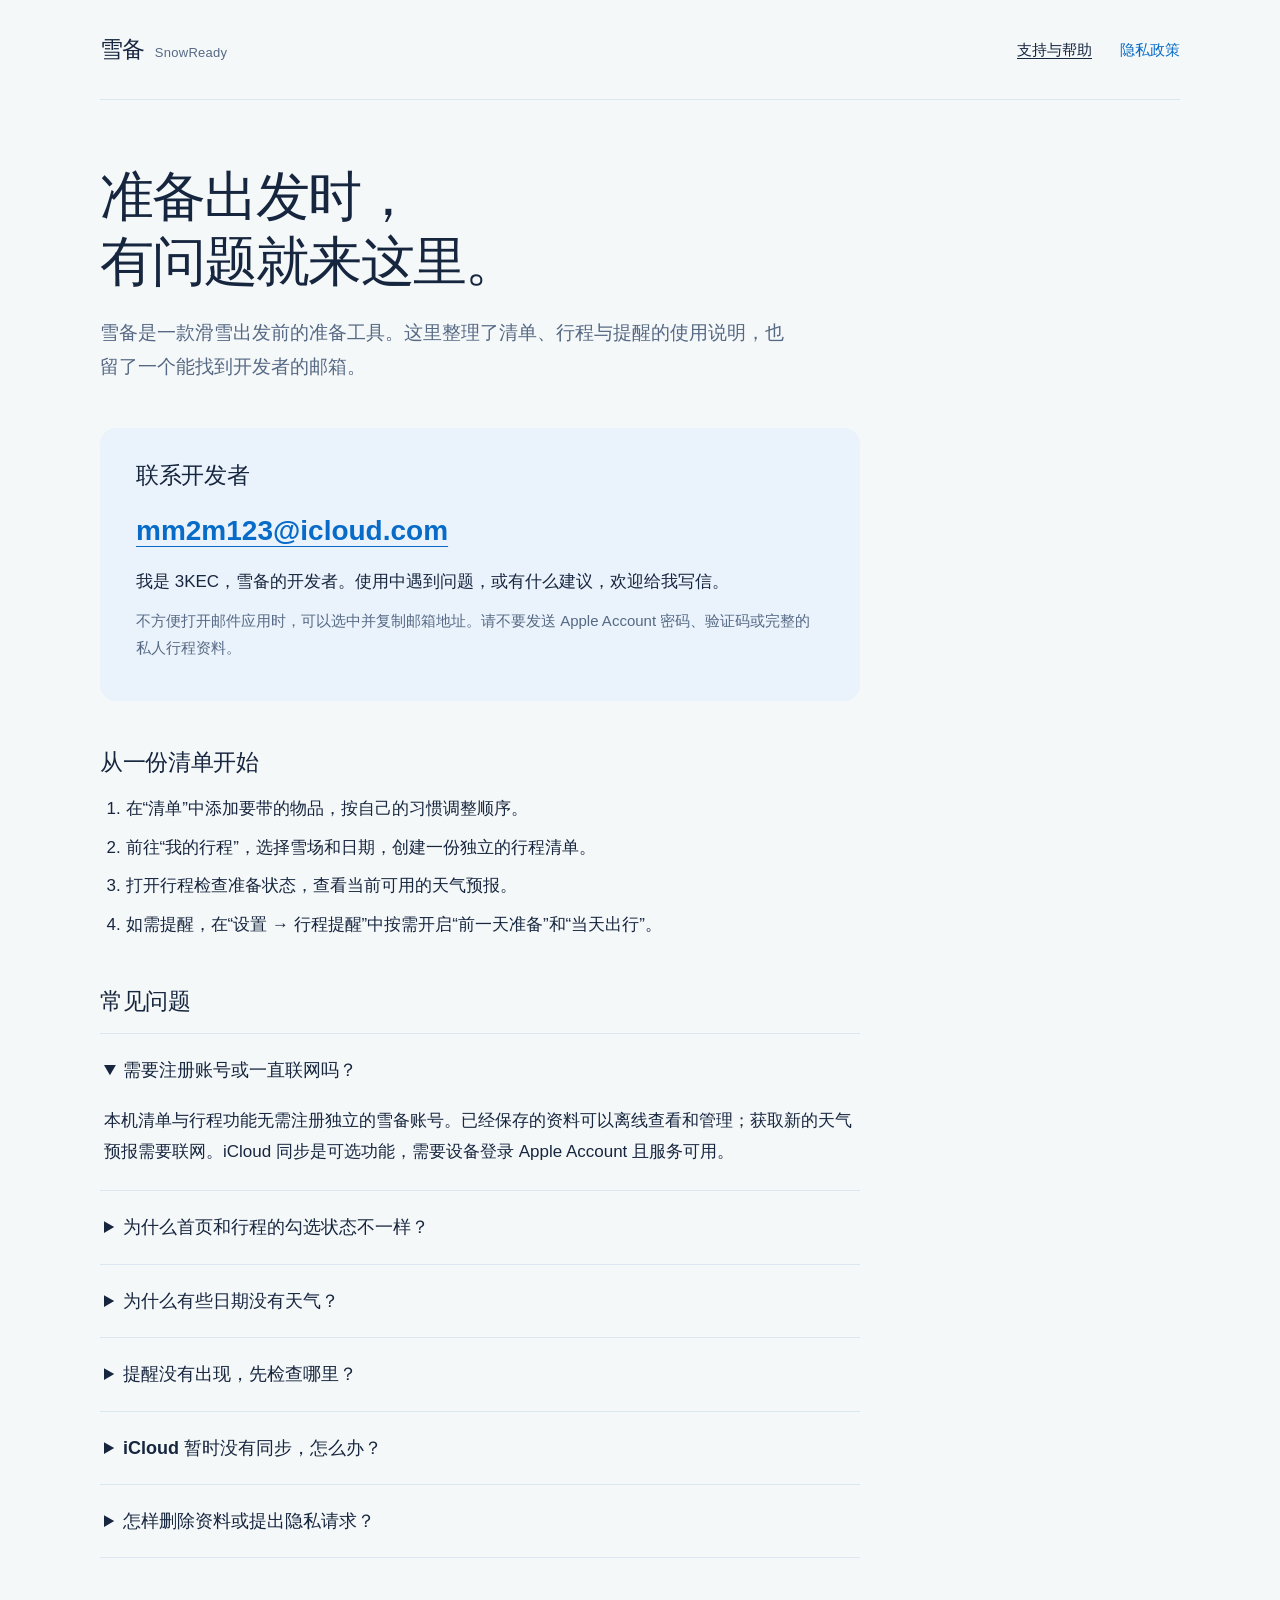
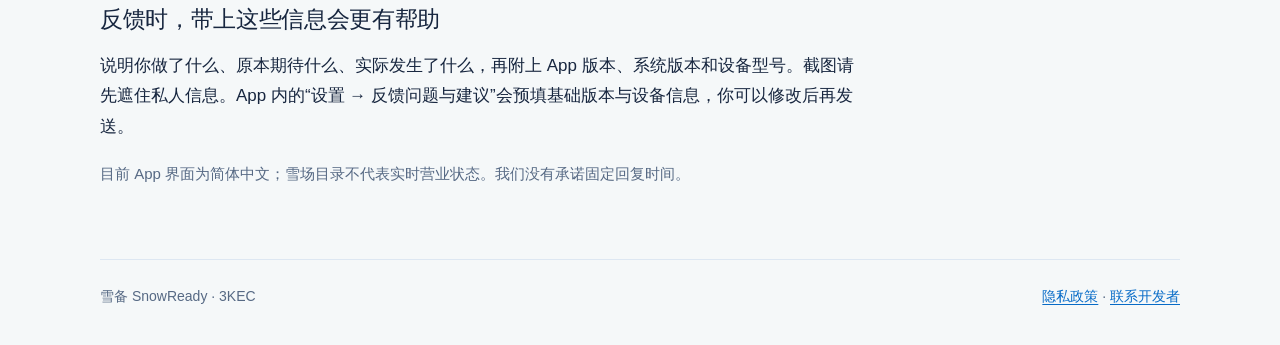
<file: index.html>
<!doctype html>
<html lang="zh-CN">
<head>
  <meta charset="utf-8">
  <meta name="viewport" content="width=device-width, initial-scale=1">
  <meta name="description" content="雪备支持：清单、滑雪行程、天气、提醒与 iCloud 同步的常见问题，以及反馈联系方式。">
  <meta name="theme-color" content="#f5f8f9">
  <title>支持与帮助 · 雪备 SnowReady</title>
  <link rel="stylesheet" href="styles.css">
</head>
<body>
  <a class="skip-link" href="#main">跳到正文</a>
  <header class="site-header">
    <a class="brand" href="./">雪备<span>SnowReady</span></a>
    <nav aria-label="网站导航">
      <a href="./" aria-current="page">支持与帮助</a>
      <a href="privacy.html">隐私政策</a>
    </nav>
  </header>
  <main id="main">
    <div class="page-heading">
      <h1>准备出发时，<br>有问题就来这里。</h1>
      <p class="lead">雪备是一款滑雪出发前的准备工具。这里整理了清单、行程与提醒的使用说明，也留了一个能找到开发者的邮箱。</p>
    </div>
    <div class="content">
      <section class="contact" aria-labelledby="contact-title">
        <h2 id="contact-title">联系开发者</h2>
        <a class="contact-address" href="mailto:mm2m123@icloud.com?subject=%E9%9B%AA%E5%A4%87%20%E5%8F%8D%E9%A6%88%E4%B8%8E%E5%BB%BA%E8%AE%AE">mm2m123@icloud.com</a>
        <p>我是 3KEC，雪备的开发者。使用中遇到问题，或有什么建议，欢迎给我写信。</p>
        <p class="quiet">不方便打开邮件应用时，可以选中并复制邮箱地址。请不要发送 Apple Account 密码、验证码或完整的私人行程资料。</p>
      </section>
      <section aria-labelledby="getting-started">
        <h2 id="getting-started">从一份清单开始</h2>
        <ol>
          <li>在“清单”中添加要带的物品，按自己的习惯调整顺序。</li>
          <li>前往“我的行程”，选择雪场和日期，创建一份独立的行程清单。</li>
          <li>打开行程检查准备状态，查看当前可用的天气预报。</li>
          <li>如需提醒，在“设置 → 行程提醒”中按需开启“前一天准备”和“当天出行”。</li>
        </ol>
      </section>
      <section aria-labelledby="faq-title">
        <h2 id="faq-title">常见问题</h2>
        <div class="faq">
          <details open>
            <summary>需要注册账号或一直联网吗？</summary>
            <div><p>本机清单与行程功能无需注册独立的雪备账号。已经保存的资料可以离线查看和管理；获取新的天气预报需要联网。iCloud 同步是可选功能，需要设备登录 Apple Account 且服务可用。</p></div>
          </details>
          <details>
            <summary>为什么首页和行程的勾选状态不一样？</summary>
            <div><p>每次创建行程，都会从清单复制一份独立的准备清单。该行程中的修改与首页互不影响，新行程的项目会从未准备状态开始。</p></div>
          </details>
          <details>
            <summary>为什么有些日期没有天气？</summary>
            <div><p>当前应用展示可用预报范围内的天气，通常为从今天起最多 10 天；过去日期不补造历史天气。超出范围、网络不可用或服务返回错误时，页面会说明状态。天气和准备建议仅供参考，请结合雪场公告与现场情况判断。</p></div>
          </details>
          <details>
            <summary>提醒没有出现，先检查哪里？</summary>
            <div><p>先确认“设置 → 行程提醒”已开启相应类型，提醒时刻仍在未来，且该行程参与提醒。再检查系统“设置 → 通知 → 雪备”的权限，以及专注模式、定时摘要等系统设置。提醒按设备当前时区安排；相同日期、相同类型的提醒可能合并展示。</p><p>提醒设置仅用于当前设备。如果行程较多，应用会优先安排最近的提醒，后续在打开 App 时更新。若仍有问题，请反馈行程日期、提醒类型、预期时间与设备时区。</p></div>
          </details>
          <details>
            <summary>iCloud 暂时没有同步，怎么办？</summary>
            <div><p>确认相关设备登录同一 Apple Account，并在雪备的“设置 → iCloud 同步”开启“同步此设备”。网络恢复后，可在页面查看状态并尝试“立即同步”或页面提供的账号检查。</p><p>关闭同步只暂停当前设备，本机和云端资料都会保留。后台更新由系统调度，不能保证即时完成。排查期间请保留现有资料，不要通过卸载、清空数据或切换账号尝试修复；可先联系开发者。</p></div>
          </details>
          <details>
            <summary>怎样删除资料或提出隐私请求？</summary>
            <div><p>可在应用支持的入口删除清单项目与行程；开启同步时，删除会在后续成功同步时传播。关闭同步不等于清除云端资料。有关本机、iCloud 副本、同步恢复版本和反馈邮件的说明，请查看<a href="privacy.html#rights">资料管理与删除</a>。需要协助时可联系上方邮箱。</p></div>
          </details>
        </div>
      </section>
      <section aria-labelledby="feedback-title">
        <h2 id="feedback-title">反馈时，带上这些信息会更有帮助</h2>
        <p>说明你做了什么、原本期待什么、实际发生了什么，再附上 App 版本、系统版本和设备型号。截图请先遮住私人信息。App 内的“设置 → 反馈问题与建议”会预填基础版本与设备信息，你可以修改后再发送。</p>
        <p class="quiet">目前 App 界面为简体中文；雪场目录不代表实时营业状态。我们没有承诺固定回复时间。</p>
      </section>
    </div>
  </main>
  <footer class="site-footer">
    <p>雪备 SnowReady · 3KEC</p>
    <p><a href="privacy.html">隐私政策</a> · <a href="mailto:mm2m123@icloud.com">联系开发者</a></p>
  </footer>
</body>
</html>
</file>
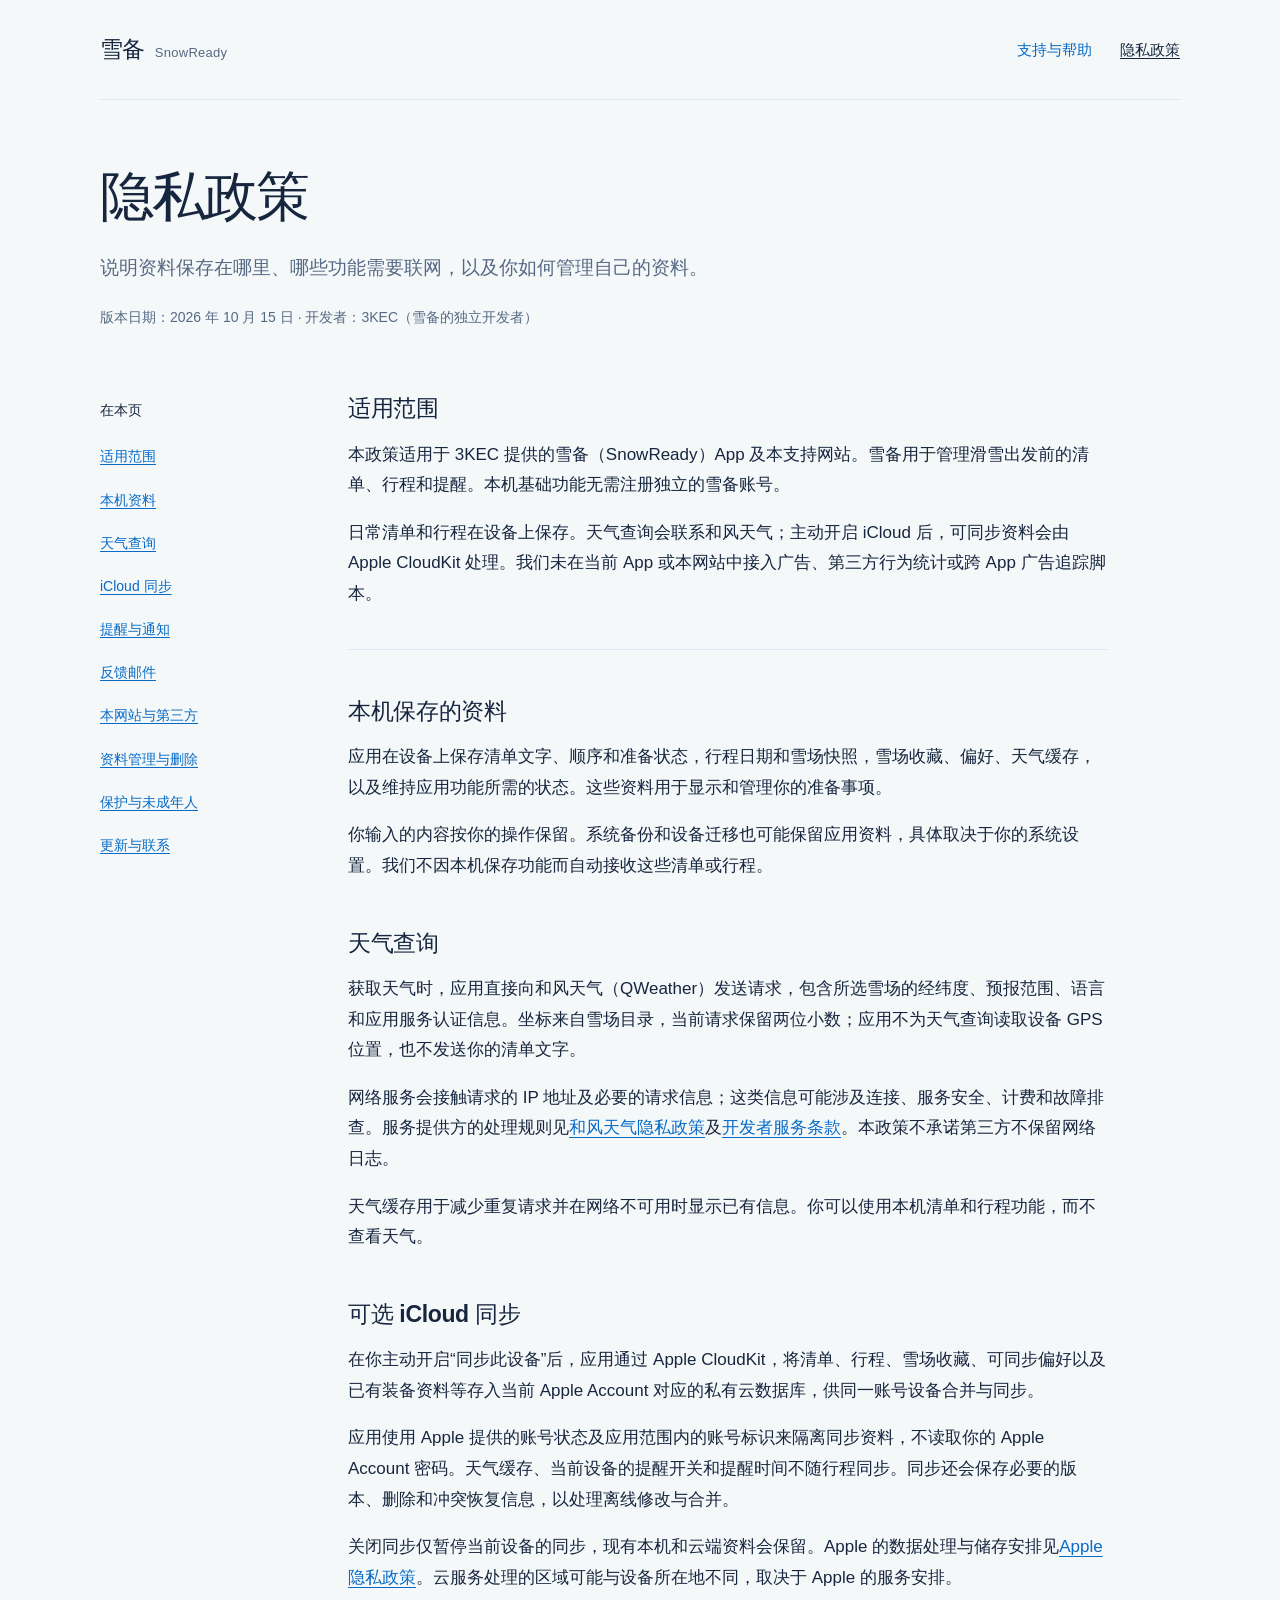
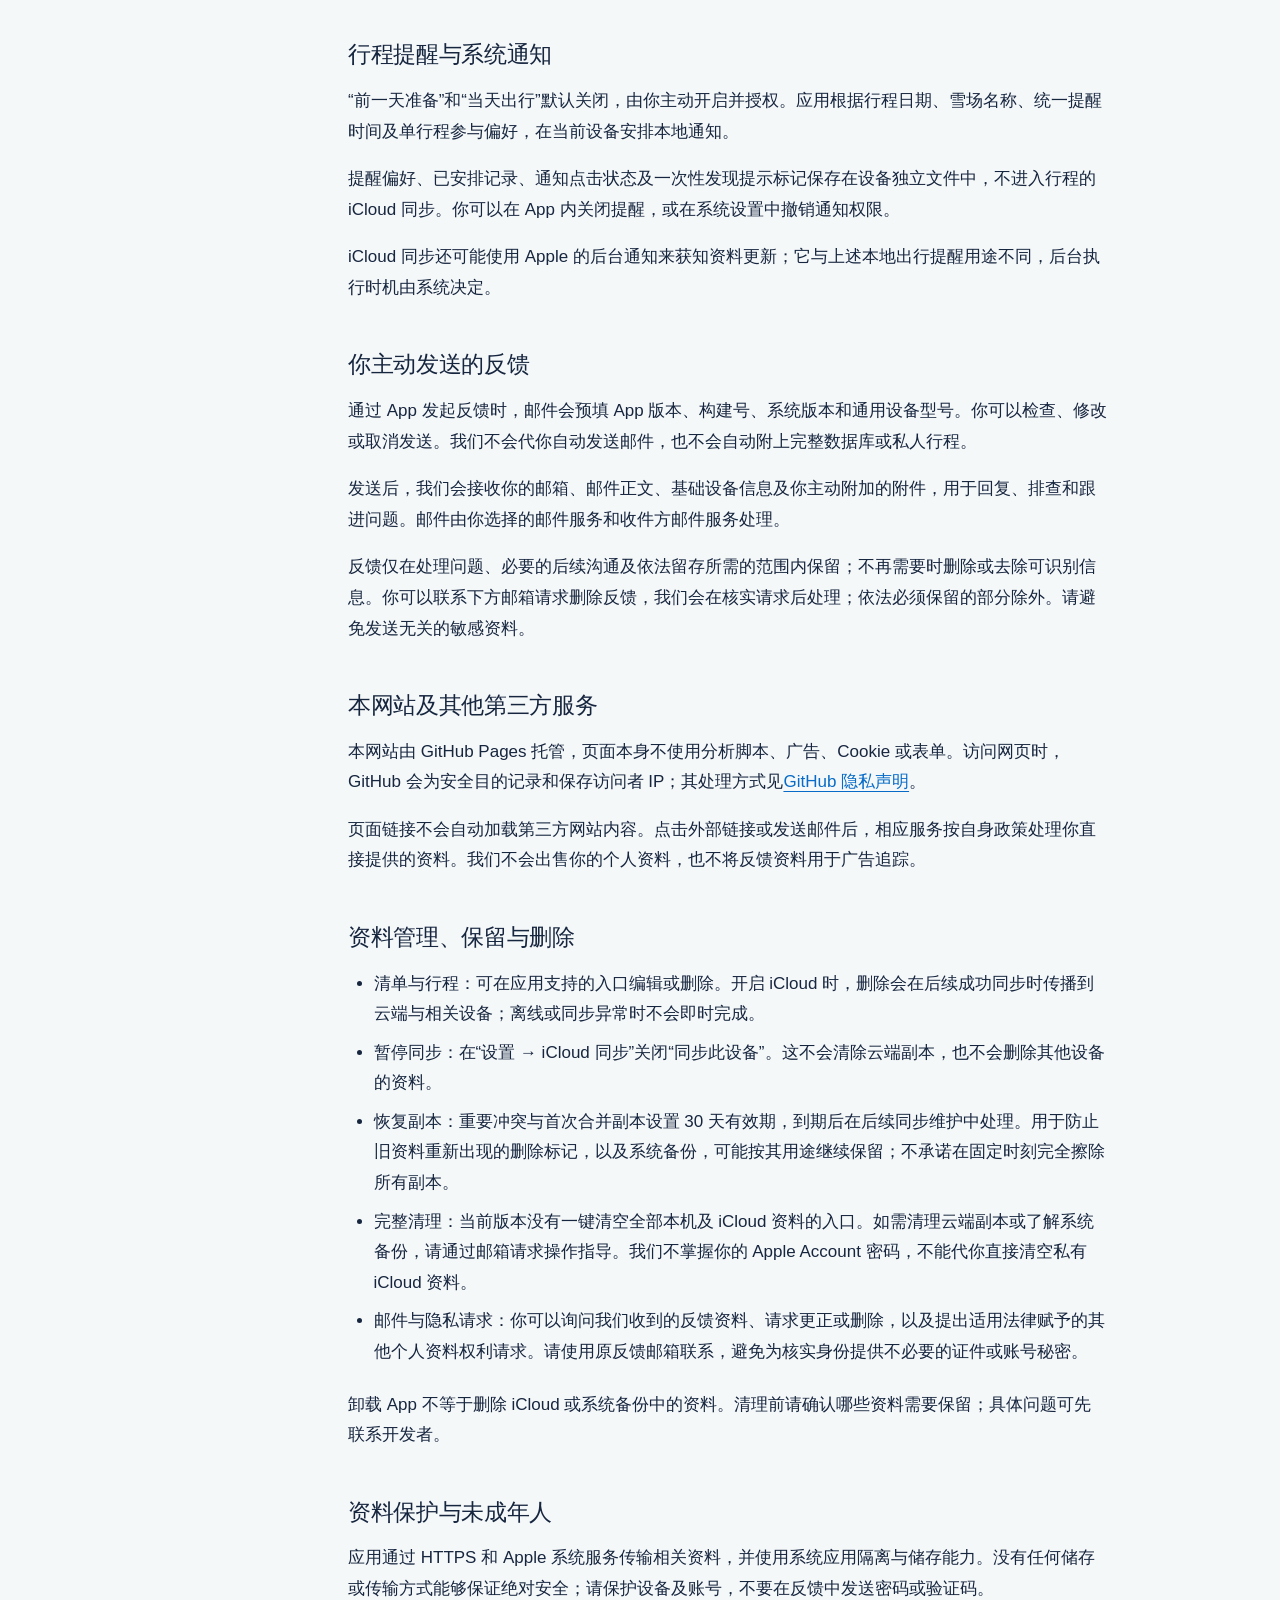
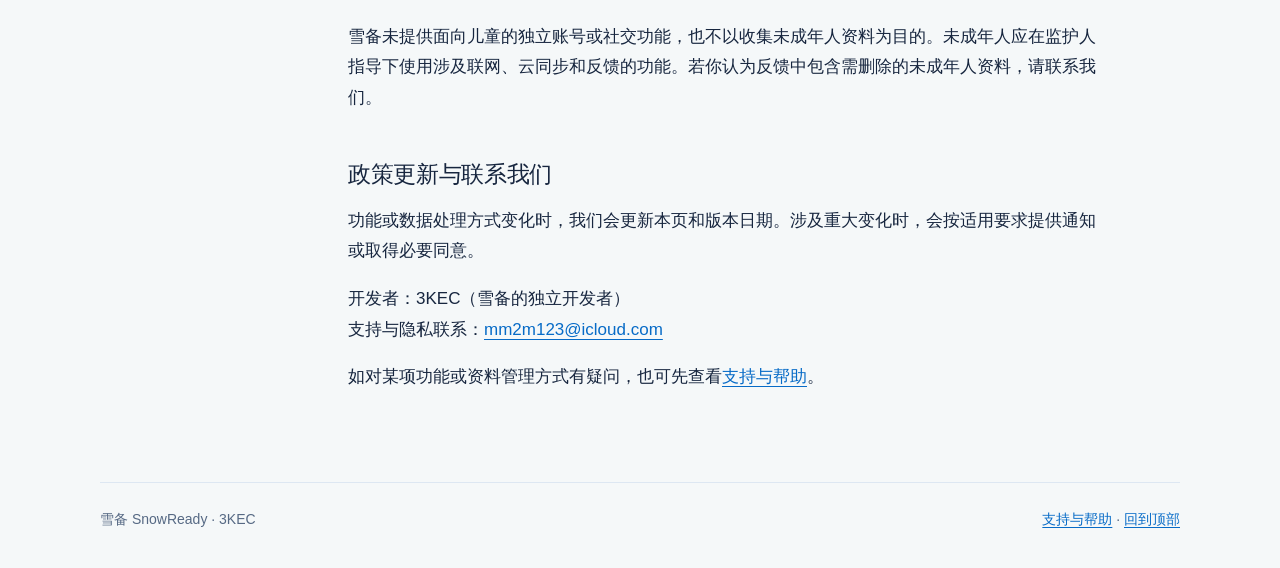
<file: privacy.html>
<!doctype html>
<html lang="zh-CN">
<head>
  <meta charset="utf-8">
  <meta name="viewport" content="width=device-width, initial-scale=1">
  <meta name="description" content="了解雪备如何处理本机清单、行程、天气查询、可选 iCloud 同步、通知、反馈邮件和网站访问资料。">
  <meta name="theme-color" content="#f5f8f9">
  <title>隐私政策 · 雪备 SnowReady</title>
  <link rel="stylesheet" href="styles.css">
</head>
<body>
  <a class="skip-link" href="#main">跳到正文</a>
  <header class="site-header">
    <a class="brand" href="./">雪备<span>SnowReady</span></a>
    <nav aria-label="网站导航">
      <a href="./">支持与帮助</a>
      <a href="privacy.html" aria-current="page">隐私政策</a>
    </nav>
  </header>
  <main id="main">
    <div class="page-heading">
      <h1>隐私政策</h1>
      <p class="lead">说明资料保存在哪里、哪些功能需要联网，以及你如何管理自己的资料。</p>
      <p class="meta">版本日期：<time datetime="2026-10-15">2026 年 10 月 15 日</time> · 开发者：3KEC（雪备的独立开发者）</p>
    </div>
    <div class="reading-layout">
      <aside class="contents" aria-label="本页目录">
        <p>在本页</p>
        <ul>
          <li><a href="#overview">适用范围</a></li>
          <li><a href="#local">本机资料</a></li>
          <li><a href="#weather">天气查询</a></li>
          <li><a href="#icloud">iCloud 同步</a></li>
          <li><a href="#notifications">提醒与通知</a></li>
          <li><a href="#feedback">反馈邮件</a></li>
          <li><a href="#website">本网站与第三方</a></li>
          <li><a href="#rights">资料管理与删除</a></li>
          <li><a href="#security">保护与未成年人</a></li>
          <li><a href="#contact">更新与联系</a></li>
        </ul>
      </aside>
      <article aria-label="隐私政策正文">
        <section id="overview">
          <h2>适用范围</h2>
          <p>本政策适用于 3KEC 提供的雪备（SnowReady）App 及本支持网站。雪备用于管理滑雪出发前的清单、行程和提醒。本机基础功能无需注册独立的雪备账号。</p>
          <div class="policy-summary"><p>日常清单和行程在设备上保存。天气查询会联系和风天气；主动开启 iCloud 后，可同步资料会由 Apple CloudKit 处理。我们未在当前 App 或本网站中接入广告、第三方行为统计或跨 App 广告追踪脚本。</p></div>
        </section>
        <section id="local">
          <h2>本机保存的资料</h2>
          <p>应用在设备上保存清单文字、顺序和准备状态，行程日期和雪场快照，雪场收藏、偏好、天气缓存，以及维持应用功能所需的状态。这些资料用于显示和管理你的准备事项。</p>
          <p>你输入的内容按你的操作保留。系统备份和设备迁移也可能保留应用资料，具体取决于你的系统设置。我们不因本机保存功能而自动接收这些清单或行程。</p>
        </section>
        <section id="weather">
          <h2>天气查询</h2>
          <p>获取天气时，应用直接向和风天气（QWeather）发送请求，包含所选雪场的经纬度、预报范围、语言和应用服务认证信息。坐标来自雪场目录，当前请求保留两位小数；应用不为天气查询读取设备 GPS 位置，也不发送你的清单文字。</p>
          <p>网络服务会接触请求的 IP 地址及必要的请求信息；这类信息可能涉及连接、服务安全、计费和故障排查。服务提供方的处理规则见<a href="https://www.qweather.com/terms/privacy">和风天气隐私政策</a>及<a href="https://dev.qweather.com/docs/terms/tos/">开发者服务条款</a>。本政策不承诺第三方不保留网络日志。</p>
          <p>天气缓存用于减少重复请求并在网络不可用时显示已有信息。你可以使用本机清单和行程功能，而不查看天气。</p>
        </section>
        <section id="icloud">
          <h2>可选 iCloud 同步</h2>
          <p>在你主动开启“同步此设备”后，应用通过 Apple CloudKit，将清单、行程、雪场收藏、可同步偏好以及已有装备资料等存入当前 Apple Account 对应的私有云数据库，供同一账号设备合并与同步。</p>
          <p>应用使用 Apple 提供的账号状态及应用范围内的账号标识来隔离同步资料，不读取你的 Apple Account 密码。天气缓存、当前设备的提醒开关和提醒时间不随行程同步。同步还会保存必要的版本、删除和冲突恢复信息，以处理离线修改与合并。</p>
          <p>关闭同步仅暂停当前设备的同步，现有本机和云端资料会保留。Apple 的数据处理与储存安排见<a href="https://www.apple.com/legal/privacy/zh-cn/">Apple 隐私政策</a>。云服务处理的区域可能与设备所在地不同，取决于 Apple 的服务安排。</p>
        </section>
        <section id="notifications">
          <h2>行程提醒与系统通知</h2>
          <p>“前一天准备”和“当天出行”默认关闭，由你主动开启并授权。应用根据行程日期、雪场名称、统一提醒时间及单行程参与偏好，在当前设备安排本地通知。</p>
          <p>提醒偏好、已安排记录、通知点击状态及一次性发现提示标记保存在设备独立文件中，不进入行程的 iCloud 同步。你可以在 App 内关闭提醒，或在系统设置中撤销通知权限。</p>
          <p>iCloud 同步还可能使用 Apple 的后台通知来获知资料更新；它与上述本地出行提醒用途不同，后台执行时机由系统决定。</p>
        </section>
        <section id="feedback">
          <h2>你主动发送的反馈</h2>
          <p>通过 App 发起反馈时，邮件会预填 App 版本、构建号、系统版本和通用设备型号。你可以检查、修改或取消发送。我们不会代你自动发送邮件，也不会自动附上完整数据库或私人行程。</p>
          <p>发送后，我们会接收你的邮箱、邮件正文、基础设备信息及你主动附加的附件，用于回复、排查和跟进问题。邮件由你选择的邮件服务和收件方邮件服务处理。</p>
          <p>反馈仅在处理问题、必要的后续沟通及依法留存所需的范围内保留；不再需要时删除或去除可识别信息。你可以联系下方邮箱请求删除反馈，我们会在核实请求后处理；依法必须保留的部分除外。请避免发送无关的敏感资料。</p>
        </section>
        <section id="website">
          <h2>本网站及其他第三方服务</h2>
          <p>本网站由 GitHub Pages 托管，页面本身不使用分析脚本、广告、Cookie 或表单。访问网页时，GitHub 会为安全目的记录和保存访问者 IP；其处理方式见<a href="https://docs.github.com/en/site-policy/privacy-policies/github-general-privacy-statement">GitHub 隐私声明</a>。</p>
          <p>页面链接不会自动加载第三方网站内容。点击外部链接或发送邮件后，相应服务按自身政策处理你直接提供的资料。我们不会出售你的个人资料，也不将反馈资料用于广告追踪。</p>
        </section>
        <section id="rights">
          <h2>资料管理、保留与删除</h2>
          <ul>
            <li><strong>清单与行程：</strong>可在应用支持的入口编辑或删除。开启 iCloud 时，删除会在后续成功同步时传播到云端与相关设备；离线或同步异常时不会即时完成。</li>
            <li><strong>暂停同步：</strong>在“设置 → iCloud 同步”关闭“同步此设备”。这不会清除云端副本，也不会删除其他设备的资料。</li>
            <li><strong>恢复副本：</strong>重要冲突与首次合并副本设置 30 天有效期，到期后在后续同步维护中处理。用于防止旧资料重新出现的删除标记，以及系统备份，可能按其用途继续保留；不承诺在固定时刻完全擦除所有副本。</li>
            <li><strong>完整清理：</strong>当前版本没有一键清空全部本机及 iCloud 资料的入口。如需清理云端副本或了解系统备份，请通过邮箱请求操作指导。我们不掌握你的 Apple Account 密码，不能代你直接清空私有 iCloud 资料。</li>
            <li><strong>邮件与隐私请求：</strong>你可以询问我们收到的反馈资料、请求更正或删除，以及提出适用法律赋予的其他个人资料权利请求。请使用原反馈邮箱联系，避免为核实身份提供不必要的证件或账号秘密。</li>
          </ul>
          <p>卸载 App 不等于删除 iCloud 或系统备份中的资料。清理前请确认哪些资料需要保留；具体问题可先联系开发者。</p>
        </section>
        <section id="security">
          <h2>资料保护与未成年人</h2>
          <p>应用通过 HTTPS 和 Apple 系统服务传输相关资料，并使用系统应用隔离与储存能力。没有任何储存或传输方式能够保证绝对安全；请保护设备及账号，不要在反馈中发送密码或验证码。</p>
          <p>雪备未提供面向儿童的独立账号或社交功能，也不以收集未成年人资料为目的。未成年人应在监护人指导下使用涉及联网、云同步和反馈的功能。若你认为反馈中包含需删除的未成年人资料，请联系我们。</p>
        </section>
        <section id="contact">
          <h2>政策更新与联系我们</h2>
          <p>功能或数据处理方式变化时，我们会更新本页和版本日期。涉及重大变化时，会按适用要求提供通知或取得必要同意。</p>
          <p>开发者：3KEC（雪备的独立开发者）<br>支持与隐私联系：<a href="mailto:mm2m123@icloud.com">mm2m123@icloud.com</a></p>
          <p>如对某项功能或资料管理方式有疑问，也可先查看<a href="./">支持与帮助</a>。</p>
        </section>
      </article>
    </div>
  </main>
  <footer class="site-footer">
    <p>雪备 SnowReady · 3KEC</p>
    <p><a href="./">支持与帮助</a> · <a href="#main">回到顶部</a></p>
  </footer>
</body>
</html>
</file>
<file: styles.css>
:root {
  color-scheme: light;
  --snow: #f5f8f9;
  --ice: #eaf3fc;
  --ink: #17263f;
  --muted: #566984;
  --action: #076bc7;
  --line: #dde7f2;
  font-family: -apple-system, BlinkMacSystemFont, "Segoe UI", "PingFang SC", "Hiragino Sans GB", "Microsoft YaHei", sans-serif;
  color: var(--ink);
  background: var(--snow);
  font-synthesis: none;
}
* { box-sizing: border-box; }
body { margin: 0; line-height: 1.8; font-size: 17px; }
a { color: var(--action); text-underline-offset: .22em; text-decoration-thickness: 1px; }
a:hover { text-decoration-thickness: 2px; }
a:focus-visible, summary:focus-visible { outline: 3px solid var(--action); outline-offset: 4px; border-radius: 3px; }
::selection { background: #cce4fb; color: var(--ink); }
.skip-link { position: absolute; top: -100px; left: 20px; z-index: 2; padding: 10px 16px; background: white; }
.skip-link:focus { top: 12px; }
.site-header, .site-footer, main { width: min(1080px, calc(100% - 64px)); margin-inline: auto; }
.site-header { min-height: 100px; display: flex; gap: 24px; align-items: center; justify-content: space-between; border-bottom: 1px solid var(--line); }
.brand { color: var(--ink); font-size: 23px; font-weight: 700; text-decoration: none; letter-spacing: -.025em; }
.brand span { font-size: 13px; font-weight: 400; margin-left: 10px; color: var(--muted); letter-spacing: .02em; }
nav { display: flex; gap: 28px; }
nav a { padding-block: 12px; text-decoration: none; font-size: 15px; }
nav a[aria-current="page"] { color: var(--ink); text-decoration: underline; font-weight: 600; }
.page-heading { padding-block: 64px 44px; max-width: 760px; }
h1 { font-size: clamp(34px, 5vw, 54px); line-height: 1.2; font-weight: 700; letter-spacing: -.035em; margin: 0 0 22px; text-wrap: balance; }
.lead { font-size: 19px; line-height: 1.8; color: var(--muted); margin: 0; max-width: 36em; }
.meta { font-size: 14px; color: var(--muted); margin-top: 20px; }
.contact { background: var(--ice); border-radius: 16px; padding: 30px 36px; }
.contact h2 { margin-top: 0; }
.contact-address { font-size: clamp(20px, 3vw, 28px); font-weight: 600; overflow-wrap: anywhere; }
.contact p { margin: 10px 0; }
.content { max-width: 760px; }
h2 { font-size: 23px; line-height: 1.5; letter-spacing: -.015em; margin: 44px 0 14px; scroll-margin-top: 24px; }
h3 { font-size: 18px; line-height: 1.5; margin: 28px 0 10px; }
p { margin: 0 0 17px; }
ul, ol { padding-left: 1.5em; margin: 12px 0 22px; }
li { margin-block: 8px; }
.quiet { color: var(--muted); font-size: 15px; }
.faq { border-top: 1px solid var(--line); }
details { border-bottom: 1px solid var(--line); }
summary { cursor: pointer; font-size: 18px; font-weight: 600; padding: 20px 4px; }
details > div { padding: 0 4px 6px; }
.reading-layout { display: grid; grid-template-columns: 200px minmax(0, 760px); gap: 48px; align-items: start; }
.contents { padding-top: 7px; font-size: 14px; }
.contents p { font-weight: 600; margin-bottom: 12px; }
.contents ul { list-style: none; padding: 0; margin: 0; }
.contents li { margin: 0; }
.contents a { display: block; padding-block: 9px; }
article { min-width: 0; }
article > section:first-child h2 { margin-top: 0; }
.policy-summary { padding-bottom: 22px; margin-bottom: 28px; border-bottom: 1px solid var(--line); }
.site-footer { border-top: 1px solid var(--line); margin-top: 72px; padding-block: 24px 36px; display: flex; flex-wrap: wrap; justify-content: space-between; gap: 12px 28px; color: var(--muted); font-size: 14px; }
.site-footer p { margin: 0; }
@media (max-width: 700px) {
  body { font-size: 16px; }
  .site-header, .site-footer, main { width: calc(100% - 40px); }
  .site-header { min-height: 84px; gap: 16px; flex-wrap: wrap; padding-block: 16px; }
  .brand span { display: none; }
  nav { gap: 20px; }
  .page-heading { padding-block: 44px 30px; }
  .lead { font-size: 17px; }
  .contact { padding: 24px; }
  .reading-layout { display: block; }
  .contents { margin-bottom: 34px; border-bottom: 1px solid var(--line); padding-bottom: 18px; }
  .contents ul { display: grid; grid-template-columns: 1fr 1fr; gap: 0 20px; }
  h2 { font-size: 21px; margin-top: 36px; }
  .site-footer { margin-top: 48px; }
}
@media (prefers-contrast: more) {
  :root { --muted: #354d68; --line: #7a8aa2; }
}
@media print {
  .skip-link, .contents, nav { display: none; }
  body { background: white; color: black; font-size: 11pt; }
  .site-header, .site-footer, main { width: 100%; }
  .page-heading { padding-block: 20px; }
  .reading-layout { display: block; }
  .contact { background: none; padding: 0; }
  details > div { display: block; }
  h2 { break-after: avoid; }
}
</file>
